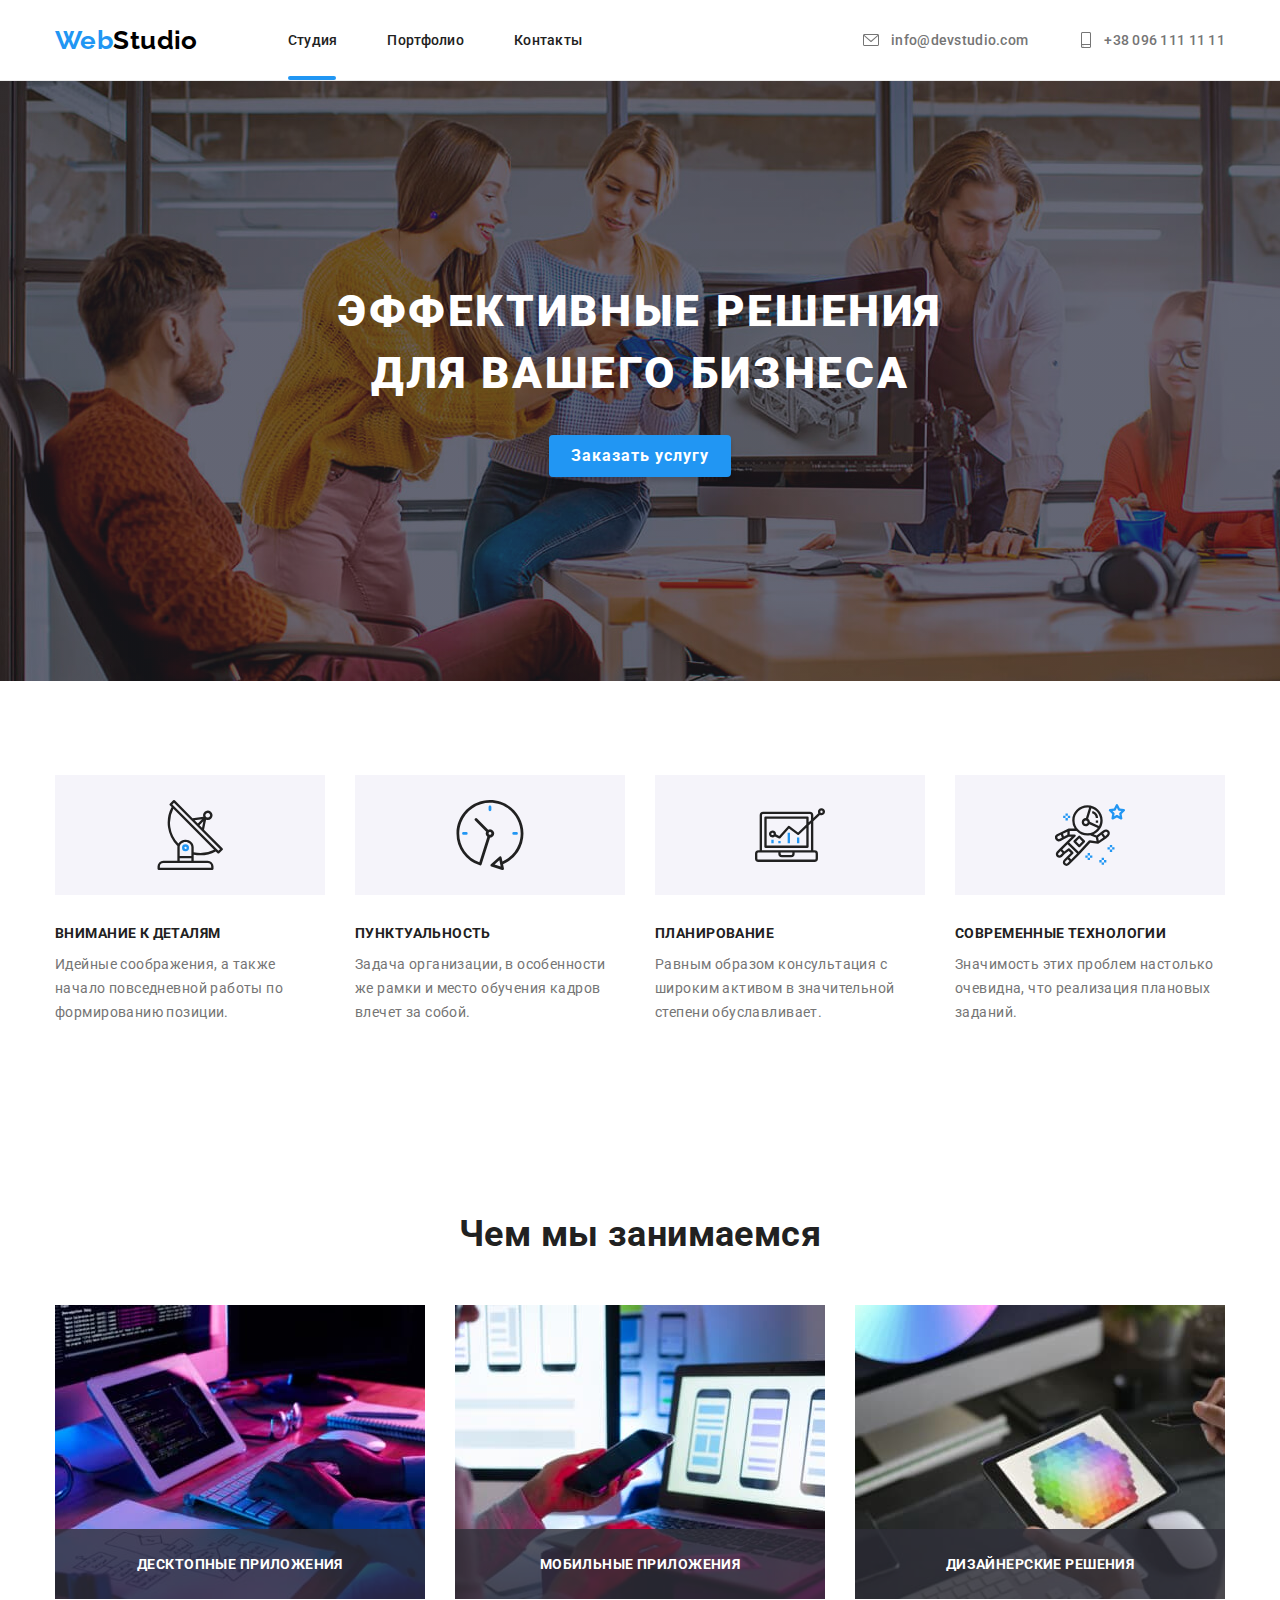
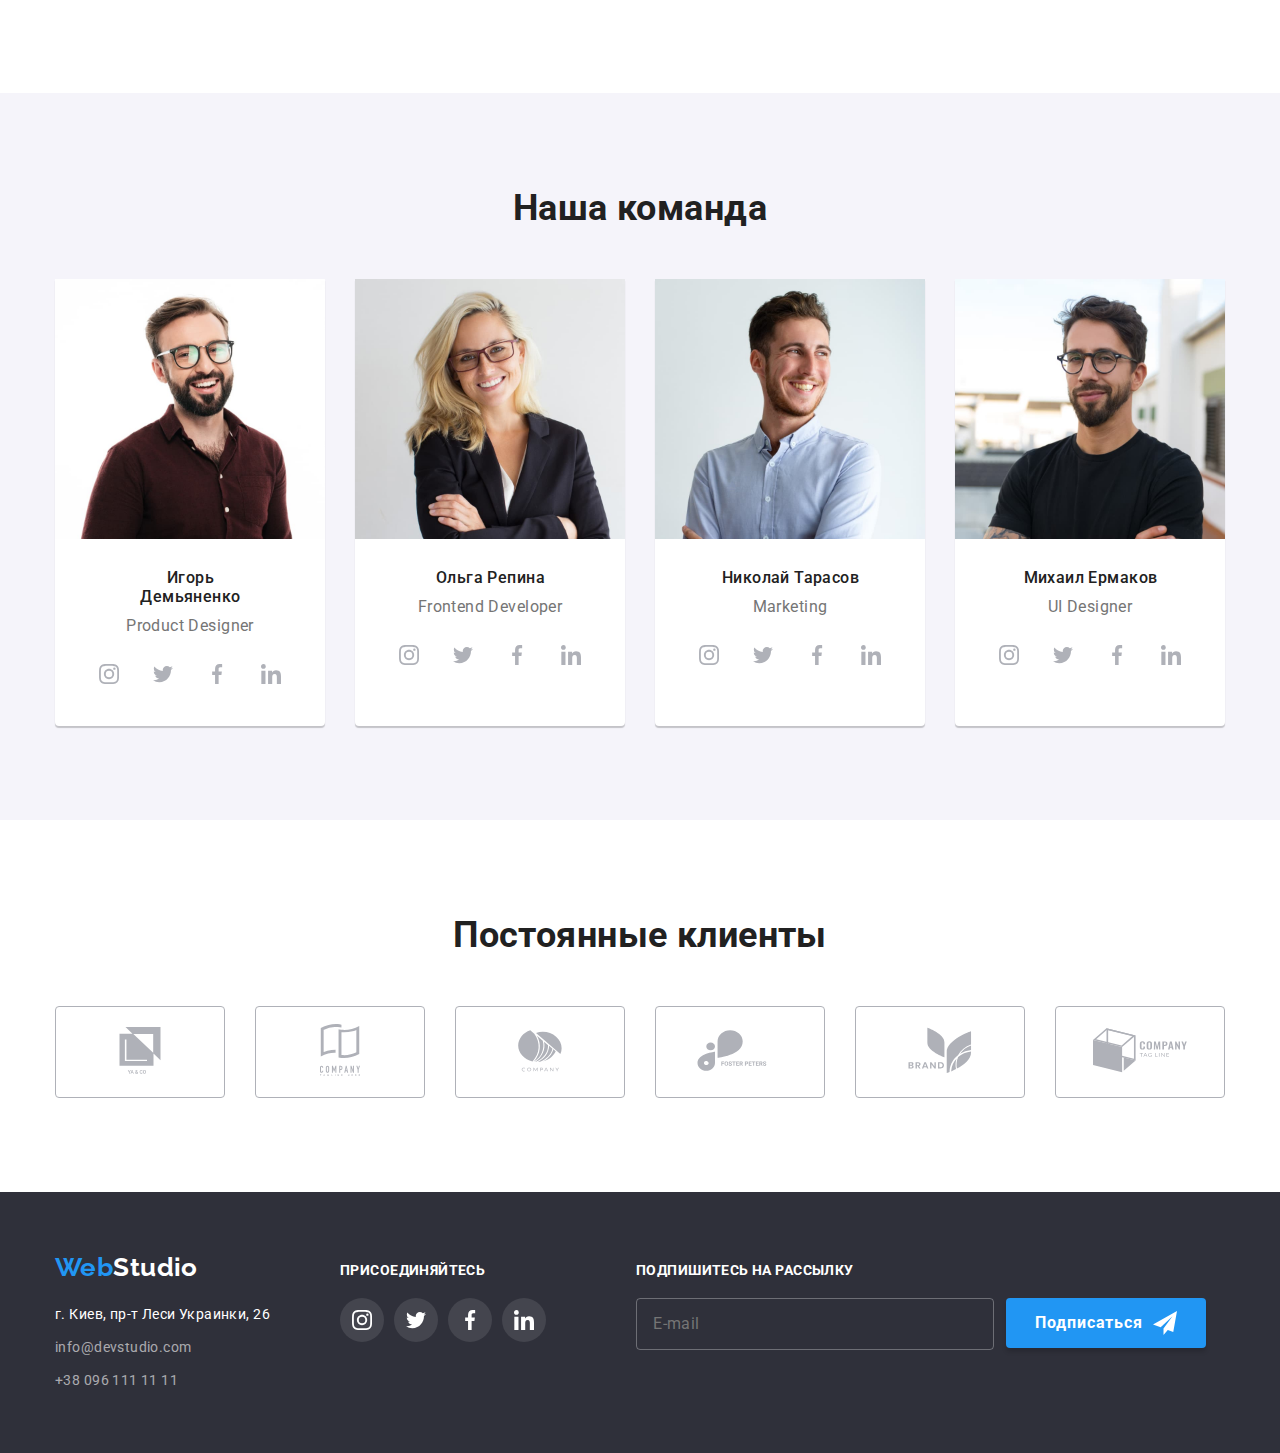
<file: index.html>
<!DOCTYPE html>
<html lang="ru">
  <head>
    <meta charset="UTF-8" />
    <meta http-equiv="X-UA-Compatible" content="IE=edge" />
    <meta name="viewport" content="width=device-width, initial-scale=1.0" />
    <title>WebStudio</title>

  
    <link rel="stylesheet" href="./css/main.min.css" />
    <link rel="preconnect" href="https://fonts.googleapis.com" />
    <link rel="preconnect" href="https://fonts.gstatic.com" crossorigin />
    <link
      href="https://fonts.googleapis.com/css2?family=Raleway:wght@700&family=Roboto:wght@400;500;700;900&display=swap"
      rel="stylesheet"
    />
  </head>
  <body>
    <!-- Header-->
    <header class="header">
      <div class="container">
        <nav class="nav">
          <a href="./index.html" class="logo animate__pulse">
            <span class="web-logo">Web</span>Studio
          </a>
          <ul class="nav_list list">
            <li class="nav_item">
              <a href="./index.html" class="nav_link link studio-current">
                Студия
              </a>
            </li>
            <li class="nav_item">
              <a href="./portfolio.html" class="nav_link link"> Портфолио </a>
            </li>
            <li class="nav_item">
              <a href="" class="nav_link link "> Контакты </a>
            </li>
          </ul>
        </nav>

        <address class="header-address">
          <a
            href="mailto:info@devstudio.com"
            class="link header-address_link"
            ><svg class="header-address_icon" width="20" height="16">
              <use href="./images/icons/sprite.svg#icon-mail"></use>
            </svg>
            info@devstudio.com</a
          >

          <a
            href="tel:+380961111111"
            class="link header-address_link"
          >
            <svg class="header-address_icon" width="16" height="16">
              <use href="./images/icons/sprite.svg#icon-phone"></use>
            </svg>
            +38 096 111 11 11</a
          >
        </address>
      </div>
    </header>

    <main>
      <!--Hero-->
      <section class="hero">
        <div class="container">
          <h1 class="hero_title">Эффективные решения для вашего бизнеса</h1>
          <button type="button" class="modal-button btn" data-modal-open>
            Заказать услугу
          </button>
        </div>
      </section>

      <!--About us -->
      <section class="about-us section">
        <div class="container">
          <h2 class="visually-hidden">О нас</h2>
          <ul class="about-us_list list">
            <li class="about-us_item">
              <div class="about-us_icon--bg">
                <svg class="about-us_icon">
                  <use
                    href="./images/icons/sprite.svg#icon-attention-to-details"
                  ></use>
                </svg>
              </div>
              <h3 class="secondary-title">Внимание к деталям</h3>
              <p class="about-us_desc">
                Идейные соображения, а также начало повседневной работы по
                формированию позиции.
              </p>
            </li>
            <li class="about-us_item">
              <div class="about-us_icon--bg">
                <svg class="about-us_icon">
                  <use href="./images/icons/sprite.svg#icon-punctuality"></use>
                </svg>
              </div>
              <h3 class="secondary-title">Пунктуальность</h3>
              <p class="about-us_desc">
                Задача организации, в особенности же рамки и место обучения
                кадров влечет за собой.
              </p>
            </li>
            <li class="about-us_item">
              <div class="about-us_icon--bg">
                <svg class="about-us_icon">
                  <use href="./images/icons/sprite.svg#icon-planning"></use>
                </svg>
              </div>
              <h3 class="secondary-title">Планирование</h3>
              <p class="about-us_desc">
                Равным образом консультация с широким активом в значительной
                степени обуславливает.
              </p>
            </li>
            <li class="about-us_item">
              <div class="about-us_icon--bg">
                <svg class="about-us_icon">
                  <use
                    href="./images/icons/sprite.svg#icon-modern-technologies"
                  ></use>
                </svg>
              </div>
              <h3 class="secondary-title">Современные технологии</h3>
              <p class="about-us_desc">
                Значимость этих проблем настолько очевидна, что реализация
                плановых заданий.
              </p>
            </li>
          </ul>
        </div>
      </section>
      <!--What we do-->
      <section class="what-we-do section">
        <div class="container">
          <h2 class="title">Чем мы занимаемся</h2>
          <ul class="list what-we-do_list">
            <li class="what-we-do_item">
              <img
                class="what-we-do_image"
                src="./images/index/img1-sq.jpg"
                alt="Программист крупным планом, работающий за своим рабочим столом"
                width="370"
                height="294"
              />
              <p class="what-we-do_desc">Десктопные приложения</p>
            </li>
            <li class="what-we-do_item">
              <img
                class="what-we-do_image"
                src="./images/index/img2sq.jpg"
                alt="Дизайнеры разрабатывают приложение для смартфонов, команда создателей работает над интерфейсом мобильного"
                width="370"
                height="294"
              />
              <p class="what-we-do_desc">Мобильные приложения</p>
            </li>
            <li class="what-we-do_item">
              <img
                class="what-we-do_image"
                src="./images/index/img3-sq.jpg"
                alt="Креативный веб-дизайн художника с рабочим графическим планшетом для выбора цвета"
                width="370"
                height="294"
              />
              <p class="what-we-do_desc">Дизайнерские решения</p>
            </li>
          </ul>
        </div>
      </section>
      <!-- Our Team -->
      <section class="our-team section">
        <div class="container">
          <h2 class="title">Наша команда</h2>
          <ul class="list our-team_list">
            <li class="our-team_item">
              <img
                class="employee_image"
                src="./images/index/emp-1.jpg"
                alt="Сотрудник ВебСтудио"
                width="270"
                height="260"
              />
              <div class="employee_desc">
                <h3 class="employee_name">Игорь Демьяненко</h3>
                <p lang="en" class="employee_position">
                  Product Designer
                </p>
                <ul class="employee-socials_list list">
                  <li class="employee-socials_item socials_item">
                    <a
                      href="#instagram"
                      class="link "
                      aria-label="Instagram"
                    >
                      <svg class="employee-socials_icon">
                        <use
                          href="./images/icons/sprite.svg#icon-instagram"
                        ></use>
                      </svg>
                    </a>
                  </li>
                  <li class="employee-socials_item socials_item">
                    <a href="#twitter" aria-label="Twitter" class="link">
                      <svg class="employee-socials_icon">
                        <use
                          href="./images/icons/sprite.svg#icon-twitter"
                        ></use>
                      </svg>
                    </a>
                  </li>
                  <li class="employee-socials_item socials_item">
                    <a href="#facebook" aria-label="Facebook" class="link">
                      <svg class="employee-socials_icon">
                        <use
                          href="./images/icons/sprite.svg#icon-facebook"
                        ></use>
                      </svg>
                    </a>
                  </li>
                  <li class="employee-socials_item socials_item">
                    <a
                      href="#linkedin"
                      aria-label="LInkedIn"
                      class="link "
                    >
                      <svg class="employee-socials_icon">
                        <use
                          href="./images/icons/sprite.svg#icon-linkedin"
                        ></use>
                      </svg>
                    </a>
                  </li>
                </ul>
              </div>
            </li>
            <li class="our-team_item">
              <img
                class="employee_image"
                src="./images/index/emp-2.jpg"
                alt="Сотрудница ВебСтудио"
                width="270"
                height="260"
              />
              <div class="employee_desc">
                <h3 class="employee_name">Ольга Репина</h3>
                <p lang="en" class="employee_position">
                  Frontend Developer
                </p>
                <ul class="employee-socials_list list">
                  <li class="employee-socials_item socials_item">
                    <a href="#instagram" class="link" aria-label="Instagram">
                      <svg class="employee-socials_icon">
                        <use
                          href="./images/icons/sprite.svg#icon-instagram"
                        ></use>
                      </svg>
                    </a>
                  </li>
                  <li class="employee-socials_item socials_item">
                    <a href="#twitter" aria-label="Twitter" class="link">
                      <svg class="employee-socials_icon">
                        <use
                          href="./images/icons/sprite.svg#icon-twitter"
                        ></use>
                      </svg>
                    </a>
                  </li>
                  <li class="employee-socials_item socials_item">
                    <a href="#facebook" aria-label="Facebook" class="link">
                      <svg class="employee-socials_icon">
                        <use
                          href="./images/icons/sprite.svg#icon-facebook"
                        ></use>
                      </svg>
                    </a>
                  </li>
                  <li class="employee-socials_item socials_item">
                    <a href="#linkedin" aria-label="LInkedIn" class="link">
                      <svg class="employee-socials_icon">
                        <use
                          href="./images/icons/sprite.svg#icon-linkedin"
                        ></use>
                      </svg>
                    </a>
                  </li>
                </ul>
              </div>
            </li>
            <li class="our-team_item">
              <img
                class="employee_image"
                src="./images/index/emp-3.jpg"
                alt="Сотрудник ВебСтудио"
                width="270"
                height="260"
              />
              <div class="employee_desc">
                <h3 class="employee_name">Николай Тарасов</h3>
                <p lang="en" class="employee_position">Marketing</p>
                <ul class="employee-socials_list list">
                  <li class="employee-socials_item socials_item">
                    <a href="#instagram" class="link" aria-label="Instagram">
                      <svg class="employee-socials_icon">
                        <use
                          href="./images/icons/sprite.svg#icon-instagram"
                        ></use>
                      </svg>
                    </a>
                  </li>
                  <li class="employee-socials_item socials_item">
                    <a href="#twitter" aria-label="Twitter" class="link">
                      <svg class="employee-socials_icon">
                        <use
                          href="./images/icons/sprite.svg#icon-twitter"
                        ></use>
                      </svg>
                    </a>
                  </li>
                  <li class="employee-socials_item socials_item">
                    <a href="#facebook" aria-label="Facebook" class="link">
                      <svg class="employee-socials_icon">
                        <use
                          href="./images/icons/sprite.svg#icon-facebook"
                        ></use>
                      </svg>
                    </a>
                  </li>
                  <li class="employee-socials_item socials_item">
                    <a href="#linkedin" aria-label="LInkedIn" class="link">
                      <svg class="employee-socials_icon">
                        <use
                          href="./images/icons/sprite.svg#icon-linkedin"
                        ></use>
                      </svg>
                    </a>
                  </li>
                </ul>
              </div>
            </li>
            <li class="our-team_item">
              <img
                class="employee_image"
                src="./images/index/emp-4.jpg"
                alt="Сотрудник ВебСтудио"
                width="270"
                height="260"
              />
              <div class="employee_desc">
                <h3 class="employee_name">Михаил Ермаков</h3>
                <p lang="en" class="employee_position">UI Designer</p>
                <ul class="employee-socials_list list">
                  <li class="employee-socials_item socials_item">
                    <a href="#instagram" class="link" aria-label="Instagram">
                      <svg class="employee-socials_icon">
                        <use
                          href="./images/icons/sprite.svg#icon-instagram"
                        ></use>
                      </svg>
                    </a>
                  </li>
                  <li class="employee-socials_item socials_item">
                    <a href="#twitter" aria-label="Twitter" class="link">
                      <svg class="employee-socials_icon">
                        <use
                          href="./images/icons/sprite.svg#icon-twitter"
                        ></use>
                      </svg>
                    </a>
                  </li>
                  <li class="employee-socials_item socials_item">
                    <a href="#facebook" aria-label="Facebook" class="link">
                      <svg class="employee-socials_icon">
                        <use
                          href="./images/icons/sprite.svg#icon-facebook"
                        ></use>
                      </svg>
                    </a>
                  </li>
                  <li class="employee-socials_item socials_item">
                    <a href="#linkedin" aria-label="LInkedIn" class="link">
                      <svg class="employee-socials_icon">
                        <use
                          href="./images/icons/sprite.svg#icon-linkedin"
                        ></use>
                      </svg>
                    </a>
                  </li>
                </ul>
              </div>
            </li>
          </ul>
        </div>
      </section>
      <!-- Regular clients -->
      <section class="regular-clients section">
        <div class="container">
          <h2 class="title">Постоянные клиенты</h2>
          <ul class="regular-clients_list list">
            <li class="regular-clients_item">
              <a
                href="#1"
                aria-label="Ya & Co"
                class="link"
              >
                <svg class="regular-clients_icon" width="106px" height="47px">
                  <use href="./images/icons/sprite.svg#icon-client-one"></use>
                </svg>
              </a>
            </li>
            <li class="regular-clients_item">
              <a href="#2" aria-label="Компания 2" class="link">
                <svg class="regular-clients_icon" width="106px" height="52px">
                  <use href="./images/icons/sprite.svg#icon-client-two"></use>
                </svg>
              </a>
            </li>
            <li class="regular-clients_item">
              <a href="#3" aria-label="Компания 3" class="link">
                <svg class="regular-clients_icon" width="106px" height="45px">
                  <use href="./images/icons/sprite.svg#icon-client-three"></use>
                </svg>
              </a>
            </li>
            <li class="regular-clients_item">
              <a href="#4" aria-label="Компания 4" class="link">
                <svg class="regular-clients_icon" width="106px" height="85px">
                  <use href="./images/icons/sprite.svg#icon-client-four"></use>
                </svg>
              </a>
            </li>
            <li class="regular-clients_item">
              <a href="#5" aria-label="Бренд" class="link">
                <svg class="regular-clients_icon" width="106px" height="63px">
                  <use href="./images/icons/sprite.svg#icon-client-five"></use>
                </svg>
              </a>
            </li>
            <li class="regular-clients_item">
              <a href="#6" aria-label="Компания 6" class="link">
                <svg class="regular-clients_icon" width="106px" height="94px">
                  <use href="./images/icons/sprite.svg#icon-client-six"></use>
                </svg>
              </a>
            </li>
          </ul>
        </div>
      </section>
    </main>

    <!-- Footer -->
    <footer class="footer">
      <div class="container">
        <div class="footer-address-column">
          <a href="./index.html" lang="en" class="logo"
            ><span class="web-logo">Web</span>Studio
          </a>

          <address class="footer-address_list">
            <a
              href="https://goo.gl/maps/rHKqKepESViR6Uj78"
              class=" footer-address_link phys-address link"
            >
              г. Киев, пр-т Леси Украинки, 26</a
            >
            <a
              href="mailto:info@devstudio.com"
              class=" footer-address_link link"
              >info@devstudio.com</a
            >
            <a
              href="tel:+380961111111"
              class=" footer-address_link link"
            >
              +38 096 111 11 11</a
            >
          </address>
        </div>
        <div class="join-column">
          <h3 class="footer-column_title">присоединяйтесь</h3>
          <ul class="footer-socials_list list">
            <li class="footer-socials_item socials_item">
              <a
                class="link"
                href="#instagram"
                aria-label="Instagram"
              >
               
                  <svg class="footer-socials_icon" width="20px" height="20px">
                    <use href="./images/icons/sprite.svg#icon-instagram"></use>
                  </svg>
                
              </a>
            </li>
            <li class="footer-socials_item socials_item">
              <a
                class="link "
                href="#twitter"
                aria-label="Twitter"
              >
                <svg class="footer-socials_icon" width="20px" height="20px">
                  <use href="./images/icons/sprite.svg#icon-twitter"></use>
                </svg>
              </a>
            </li>
            <li class="footer-socials_item socials_item">
              <a
                class="link "
                href="#facebook"
                aria-label="Facebook"
              >
                <svg class="footer-socials_icon" width="20px" height="20px">
                  <use href="./images/icons/sprite.svg#icon-facebook"></use>
                </svg>
              </a>
            </li>
            <li class="footer-socials_item socials_item">
              <a
                class="link "
                href="#linkedin"
                aria-label="LinkedIn"
              >
                <svg class="footer-socials_icon" width="20px" height="20px">
                  <use href="./images/icons/sprite.svg#icon-linkedin"></use>
                </svg>
              </a>
            </li>
          </ul>
        </div>
        <div class="subscribe-column">
          <h3 class="footer-column_title">Подпишитесь на рассылку</h3>
          <form class="subscribe-column_form" name="subscribe-column_form" autocomplete="on">
            <input
              type="email"
              name="e-mail"
              class="subscribe-column_input"
              placeholder="E-mail"
            />
            <button type="submit" class="subscribe-btn">
              <span class="subscribe-btn_text"> Подписаться </span>
              <svg class="subscribe-btn_icon" width="24" height="24">
                <use href="./images/icons/sprite.svg#icon-send"></use>
              </svg>
            </button>
          </form>
        </div>
      </div>
    </footer>

    <div class="backdrop is-hidden" data-modal>
      <div class="modal">
        <div class="close-button_position">
          <button type="button" class="close-button " data-modal-close>
            <svg class="close-button_icon" width="11" height="11">
              <use href="./images/icons/sprite.svg#icon-close"></use>
            </svg>
          </button>
        </div>
        <div class="modal-content">
          <h2 class="modal_title title">
            Оставьте свои данные, мы вам перезвоним
          </h2>
          <form class="user-data_form js-speaker-form" name="user-data">
            <div class="user-data_form-field">
              <input
                type="text"
                name="user-name"
                id="modal-user-name"
                class="user-data_input"
                placeholder=" "
                required
                
              />
              <label for="modal-user-name" class="user-data_label ">Имя</label>
              <svg width="18" height="18" class="user-data_icon">
                <use href="./images/icons/sprite.svg#icon-name"></use>
              </svg>
            </div>

            <div class="user-data_form-field">
              <input
                type="tel"
                name="phone-number"
                id="modal-phone-number"
                class="user-data_input"
                placeholder=" "
                required
              />
              <label for="modal-phone-number" class="user-data_label "
                > Телефон </label
              >
              <svg width="18" height="18" class="user-data_icon">
                <use href="./images/icons/sprite.svg#icon-phone-number"></use>
              </svg>
            </div>

            <div class="user-data_form-field">
              <input
                type="email"
                name="e-mail"
                id="modal-email"
                class="user-data_input"
                placeholder=" "
                required
              />
              <label for="modal-email" class="user-data_label "> Почта</label>
              <svg width="18" height="18" class="user-data_icon">
                <use href="./images/icons/sprite.svg#icon-email"></use>
              </svg>
            </div>

            <div class="user-data_form-field">
              <textarea
                class="user-data_textarea"
                name="additional-info"
                id="modal-additional-info"
                maxlength="420"
                placeholder="Введите текст"
              ></textarea>
              <label for="modal-additional-info" class="user-data_textarea-label"
                >Комментарий
              </label>
            </div>

            <label class="user-data-policy">
              <input
                type="checkbox"
                name="policy"
                id="modal-policy"
                value="agreed"
                class="user-data-policy_checkbox visually-hidden"
                required
              />
              <span class="policy-checkbox">
                <svg width="16" height="15" class="policy-checkbox_icon-check">
                  <use href="./images/icons/sprite.svg#icon-check"></use>
                </svg>
              </span>

              <span>
                Соглашаюсь с рассылкой и принимаю
                <a href="#policy" class="link user-data-policy_link">
                  Условия договора</a
                ></span
              ></label
            >
            <button type="submit" class="send-btn">Отправить</button>
          </form>
        </div>
      </div>
    </div>

    <script src="./modal.js"></script>
    <!-- js speaker form -->
    <script>
      (() => {
        document
          .querySelector(".js-speaker-form")
          .addEventListener("submit", (e) => {
            e.preventDefault();

            new FormData(e.currentTarget).forEach((value, name) =>
              console.log(`${name}: ${value}`)
            );

            e.currentTarget.reset();
          });
      })();
    </script>
  </body>
</html>
</file>
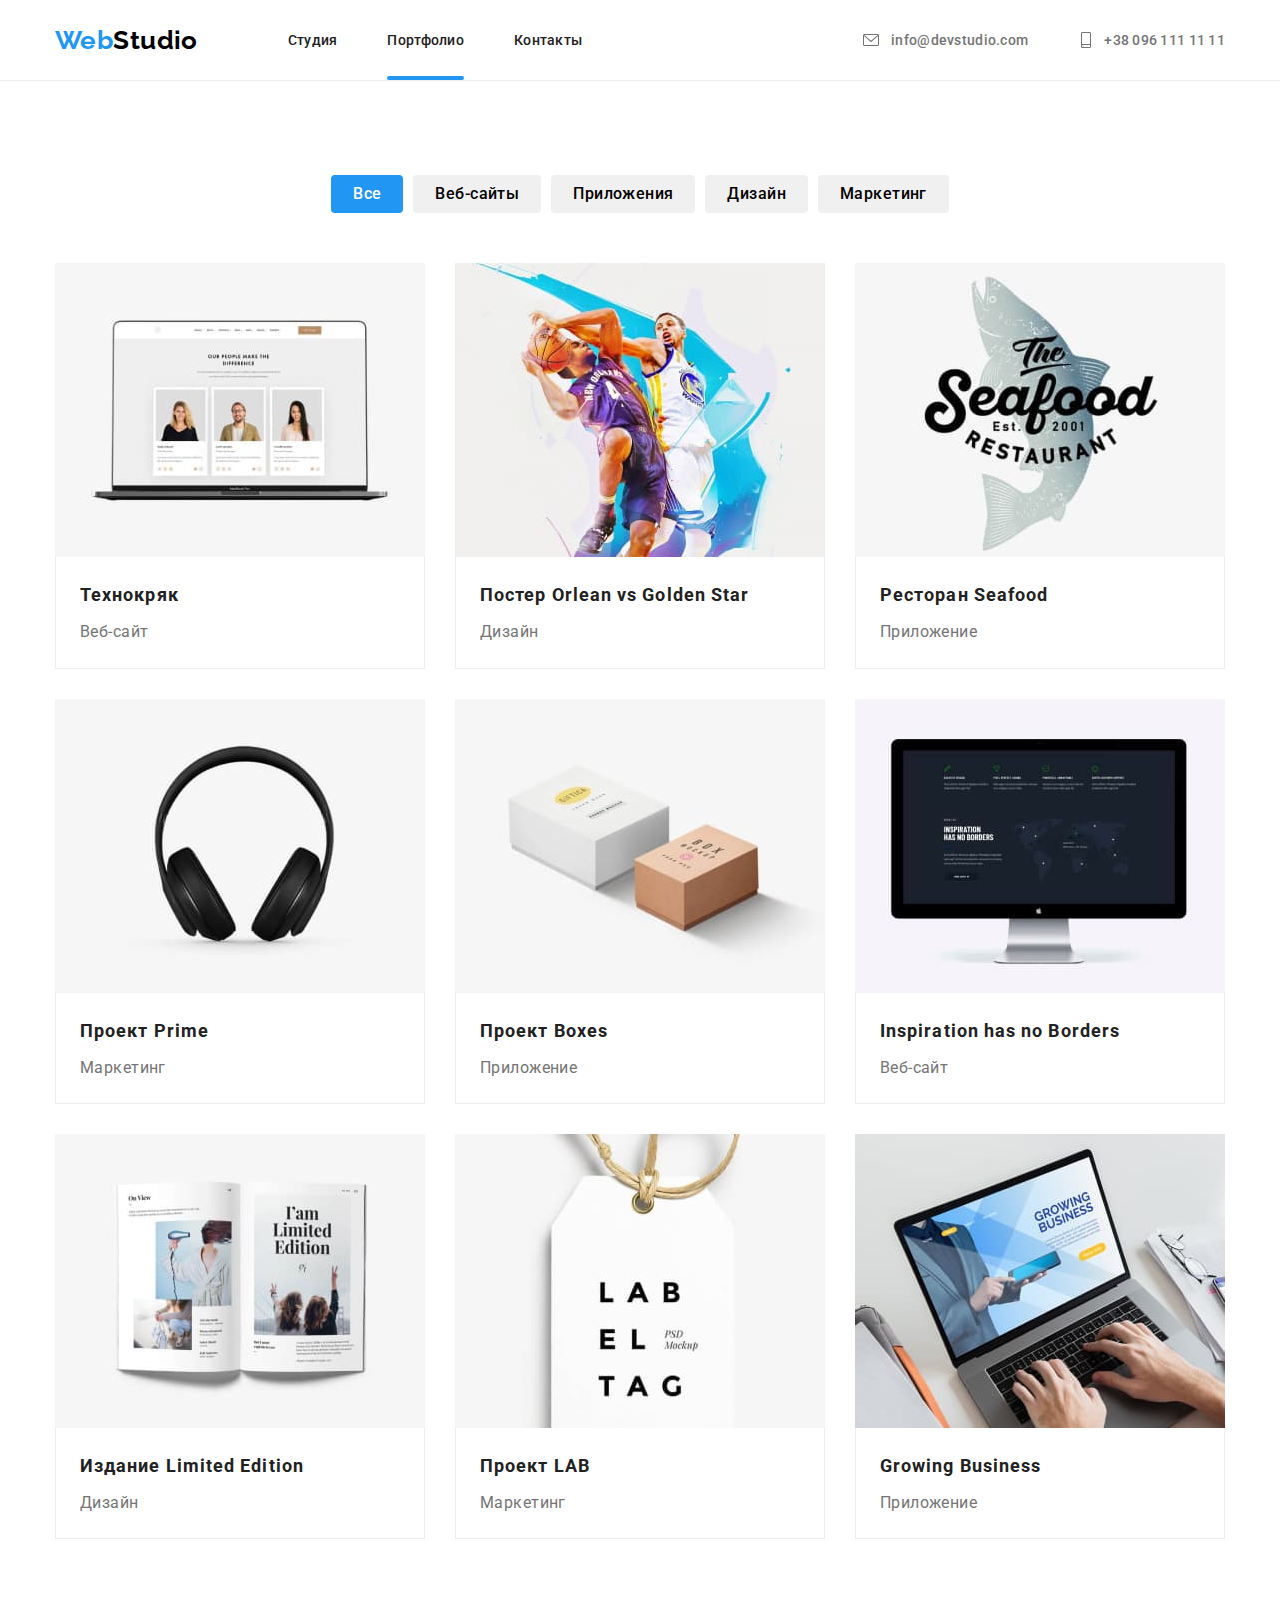
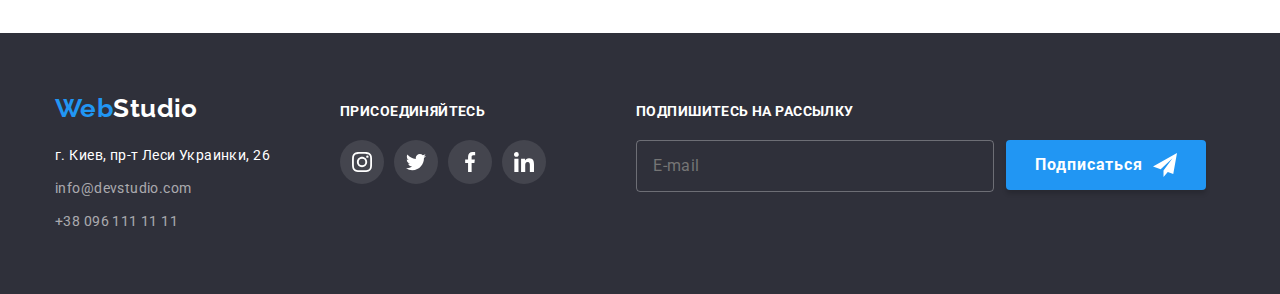
<file: portfolio.html>
<!DOCTYPE html>
<html lang="en">
<head>
    <meta charset="UTF-8"/>
    <meta http-equiv="X-UA-Compatible" content="IE=edge">
    <meta name="viewport" content="width=device-width, initial-scale=1.0">
    <title>WebStudio | Portfolio</title>
    
   
    
    <link rel="stylesheet" href="./css/portfolio.min.css">
    <link rel="preconnect" href="https://fonts.googleapis.com">
    <link rel="preconnect" href="https://fonts.gstatic.com" crossorigin>
    <link href="https://fonts.googleapis.com/css2?family=Raleway:wght@700&family=Roboto:wght@400;500;700;900&display=swap" rel="stylesheet"/>
</head>
  <header class="header">
    <div class="container">
      <nav class="nav">
        <a href="./index.html" class="logo animate__pulse">
          <span class="web-logo">Web</span>Studio
        </a>
        <ul class="nav_list list">
          <li class="nav_item">
            <a href="./index.html" class="nav_link link ">
              Студия
            </a>
          </li>
          <li class="nav_item">
            <a href="./portfolio.html" class="nav_link link portfolio-current"> Портфолио </a>
          </li>
          <li class="nav_item">
            <a href="" class="nav_link link "> Контакты </a>
          </li>
        </ul>
      </nav>
  
      <address class="header-address">
        <a href="mailto:info@devstudio.com" class="link header-address_link"><svg class="header-address_icon" width="20"
            height="16">
            <use href="./images/icons/sprite.svg#icon-mail"></use>
          </svg>
          info@devstudio.com</a>
  
        <a href="tel:+380961111111" class="link header-address_link">
          <svg class="header-address_icon" width="16" height="16">
            <use href="./images/icons/sprite.svg#icon-phone"></use>
          </svg>
          +38 096 111 11 11</a>
      </address>
    </div>
  </header>
      <main>
        <section class="portfolio">
          <div class="container">
            <h1 class="visually-hidden"> Наши проекти </h1>
            <!--Projects navigation-->
            <div class=" filters">

        <div class="filters_item"><label class="filter-btn current-btn"><input type="radio" class=" visually-hidden" name="filters" value="all"> Все </label></div>
<div class="filters_item"><label class="filter-btn"><input type="radio" class=" visually-hidden" name="filters" value="web-sites">Веб-сайты</label></div>
<div class="filters_item"><label class="filter-btn"><input type="radio" class=" visually-hidden" name="filters" value="apps"> Приложения</label></div>
<div class="filters_item"><label class="filter-btn"><input type="radio" class=" visually-hidden" name="filters" value="design">Дизайн</label></div>
<div class="filters_item"><label class="filter-btn"><input type="radio" class=" visually-hidden" name="filters" value="marketing"> Маркетинг</label></div>

          </div>
            <!--Projects-->
            <ul class="list projects">

<li class="project-card">
  <a href="#1" class="project-card_link link">
    <div class="project-card_img">
    <img  src="./images/portfolio/technokryak-1.jpg" alt="Ноутбук" width="370"
  height="294"/>
  <p class="project-card_content">Ресурс предлагает комплексные предложения с разным уровнем функционала и сервисов. Все это позволит посетителю получить
  исчерпывающие сведения о компании или частном лице.</p>
  </div>

     <div class="project-card_desc"><h2 class="project-title secondary-title"> Технокряк </h2>
         <p class="project-card_type"> Веб-сайт</p></div></a>
      </li>

<li class="project-card">
  <a href="#2" class="project-card_link link">
    <div class="project-card_img">
    <img  class="project-card_img" src="./images/portfolio/poster-2.jpg" alt="Два человека играют в баскетбол " width="370"
  height="294"/>
<p class="project-card_content">Ресурс предлагает комплексные предложения с разным уровнем функционала и сервисов. Все это позволит посетителю получить
  исчерпывающие сведения о компании или частном лице.</p>
</div>
      <div class="project-card_desc"><h2 class="project-title secondary-title">Постер <span lang="en"> Orlean vs Golden Star</span></h2>
        <p class="project-card_type">Дизайн </p></div></a>
      </li>

<li class="project-card">
  <a href="#3" class="project-card_link link">
    <div class="project-card_img">
    <img class="project-card_img" src="./images/portfolio/seafood-3.jpg" alt="Лого ресторана" width="370"
  height="294"/>
<p class="project-card_content">Ресурс предлагает комплексные предложения с разным уровнем функционала и сервисов. Все это позволит посетителю получить
  исчерпывающие сведения о компании или частном лице.</p></div>
      <div class="project-card_desc"><h2 class="project-title secondary-title">Ресторан <span lang="en">Seafood</span></h2>
        <p class="project-card_type">Приложение </p></div></a>
      </li>

<li class="project-card">
  <a href="#4" class="project-card_link link">
    <div class="project-card_img">
    <img  class="project-card_img" src="./images/portfolio/prime-4.jpg" alt="Наушники" width="370"
  height="294">
<p class="project-card_content">Ресурс предлагает комплексные предложения с разным уровнем функционала и сервисов. Все это позволит посетителю получить
  исчерпывающие сведения о компании или частном лице.</p>
</div>
      <div class="project-card_desc"><h2 class="project-title secondary-title">Проект <span lang="en">Prime</span></h2>
         <p class="project-card_type">Маркетинг </p></div></a>
        </li>

<li class="project-card">
  <a href="#5" class="project-card_link link">
    <div class="project-card_img">
    <img class="project-card_img" src="./images/portfolio/boxes-5.jpg" alt="Белая и коричневая коробки" width="370"
  height="294">
<p class="project-card_content">Ресурс предлагает комплексные предложения с разным уровнем функционала и сервисов. Все
  это позволит посетителю получить
  исчерпывающие сведения о компании или частном лице.</p>
</div>
      <div class="project-card_desc"><h2 class="project-title secondary-title" >Проект <span lang="en">Boxes</span></h2>
         <p class="project-card_type">Приложение </p></div></a>
        </li>

<li class="project-card">
  <a href="#6" class="project-card_link link">
    <div class="project-card_img">
    <img class="project-card_img" src="./images/portfolio/ihnb-6.jpg" alt="Екран компьютера" width="370"
  height="294">
<p class="project-card_content">Ресурс предлагает комплексные предложения с разным уровнем функционала и сервисов. Все это позволит посетителю получить
  исчерпывающие сведения о компании или частном лице.</p>
</div>
       <div class="project-card_desc"><h2 class="project-title secondary-title"><span lang="en">Inspiration has no Borders</span></h2>
          <p class="project-card_type">Веб-сайт </p></div></a>
        </li>

<li class="project-card">
  <a href="#7" class="project-card_link link">
    <div class="project-card_img">
    <img class="project-card_img" src="./images/portfolio/lim-edition-7.jpg" alt="Журнал" width="370"
  height="294">
<p class="project-card_content">Ресурс предлагает комплексные предложения с разным уровнем функционала и сервисов. Все это позволит посетителю получить
  исчерпывающие сведения о компании или частном лице.</p>
</div>
       <div class="project-card_desc"><h2 class="project-title  secondary-title">Издание <span lang="en">Limited Edition</span></h2>
          <p class="project-card_type">Дизайн </p></div></a>
        </li>

<li class="project-card">
  <a href="#8" class="project-card_link link">
    <div class="project-card_img">
    <img class="project-card_img" src="./images/portfolio/lab-8.jpg" alt="Бирка" width="370"
  height="294">
<p class="project-card_content">Ресурс предлагает комплексные предложения с разным уровнем функционала и сервисов. Все это позволит посетителю получить
  исчерпывающие сведения о компании или частном лице.</p>
</div>
      <div class="project-card_desc"><h2 class="project-title secondary-title">Проект <span lang="en">LAB</span></h2>
          <p class="project-card_type">Маркетинг </p></div></a>
        </li>

<li class="project-card">
  <a href="#9" class="project-card_link link">
    <div class="project-card_img">
    <img class="project-card_img" src="./images/portfolio/gr-business-9.jpg" alt="Человек печатает на ноутбуке" width="370"
  height="294">
<p class="project-card_content">Ресурс предлагает комплексные предложения с разным уровнем функционала и сервисов. Все это позволит посетителю получить
  исчерпывающие сведения о компании или частном лице.</p>
</div>
     <div class="project-card_desc">
      <h2 class="project-title secondary-title"><span lang="en">Growing Business</span></h2>
       <p class="project-card_type">Приложение </p></div></a>

</li>
            </ul>
            </div>
        </section>
      </main>


<!-- Footer -->
  <footer class="footer">
    <div class="container">
      <div class="footer-address-column">
        <a href="./index.html" lang="en" class="logo"><span class="web-logo">Web</span>Studio
        </a>
  
        <address class="footer-address_list">
          <a href="https://goo.gl/maps/rHKqKepESViR6Uj78" class=" footer-address_link phys-address link">
            г. Киев, пр-т Леси Украинки, 26</a>
          <a href="mailto:info@devstudio.com" class=" footer-address_link link">info@devstudio.com</a>
          <a href="tel:+380961111111" class=" footer-address_link link">
            +38 096 111 11 11</a>
        </address>
      </div>
      <div class="join-column">
        <h3 class="footer-column_title">присоединяйтесь</h3>
        <ul class="footer-socials_list list">
          <li class="footer-socials_item socials_item">
            <a class="link" href="#instagram" aria-label="Instagram">
  
              <svg class="footer-socials_icon" width="20px" height="20px">
                <use href="./images/icons/sprite.svg#icon-instagram"></use>
              </svg>
  
            </a>
          </li>
          <li class="footer-socials_item socials_item">
            <a class="link " href="#twitter" aria-label="Twitter">
              <svg class="footer-socials_icon" width="20px" height="20px">
                <use href="./images/icons/sprite.svg#icon-twitter"></use>
              </svg>
            </a>
          </li>
          <li class="footer-socials_item socials_item">
            <a class="link " href="#facebook" aria-label="Facebook">
              <svg class="footer-socials_icon" width="20px" height="20px">
                <use href="./images/icons/sprite.svg#icon-facebook"></use>
              </svg>
            </a>
          </li>
          <li class="footer-socials_item socials_item">
            <a class="link " href="#linkedin" aria-label="LinkedIn">
              <svg class="footer-socials_icon" width="20px" height="20px">
                <use href="./images/icons/sprite.svg#icon-linkedin"></use>
              </svg>
            </a>
          </li>
        </ul>
      </div>
      <div class="subscribe-column">
        <h3 class="footer-column_title">Подпишитесь на рассылку</h3>
        <form class="subscribe-column_form" name="subscribe-column_form" autocomplete="on">
          <input type="email" name="e-mail" class="subscribe-column_input" placeholder="E-mail" />
          <button type="submit" class="subscribe-btn">
            <span class="subscribe-btn_text"> Подписаться </span>
            <svg class="subscribe-btn_icon" width="24" height="24">
              <use href="./images/icons/sprite.svg#icon-send"></use>
            </svg>
          </button>
        </form>
      </div>
    </div>
  </footer>

</body>
</html>
</file>
<file: css/main.min.css>
/*! modern-normalize v1.1.0 | MIT License | https://github.com/sindresorhus/modern-normalize */*,::before,::after{-webkit-box-sizing:border-box;box-sizing:border-box}html{line-height:1.15;-webkit-text-size-adjust:100%;-moz-tab-size:4;-o-tab-size:4;tab-size:4}body{margin:0;font-family:system-ui,-apple-system,"Segoe UI",Roboto,Helvetica,Arial,sans-serif,"Apple Color Emoji","Segoe UI Emoji"}hr{height:0;color:inherit}abbr[title]{-webkit-text-decoration:underline dotted;text-decoration:underline dotted}b,strong{font-weight:bolder}code,kbd,samp,pre{font-family:ui-monospace,SFMono-Regular,Consolas,"Liberation Mono",Menlo,monospace;font-size:1em}small{font-size:80%}sub,sup{font-size:75%;line-height:0;position:relative;vertical-align:baseline}sub{bottom:-0.25em}sup{top:-0.5em}table{text-indent:0;border-color:inherit}button,input,optgroup,select,textarea{font-family:inherit;font-size:100%;line-height:1.15;margin:0}button,select{text-transform:none}button,[type=button],[type=reset],[type=submit]{-webkit-appearance:button}::-moz-focus-inner{border-style:none;padding:0}:-moz-focusring{outline:1px dotted ButtonText}:-moz-ui-invalid{box-shadow:none}legend{padding:0}progress{vertical-align:baseline}::-webkit-inner-spin-button,::-webkit-outer-spin-button{height:auto}[type=search]{-webkit-appearance:textfield;outline-offset:-2px}::-webkit-search-decoration{-webkit-appearance:none}::-webkit-file-upload-button{-webkit-appearance:button;font:inherit}summary{display:list-item}p{margin:0}h1,h2,h3,h4,h5,h6{margin:0;padding:0}img{display:block;max-width:100%;height:auto}ul,ol{list-style-type:none;margin:0;padding:0}a{font-style:normal;text-decoration:none}body{background-color:#fff;font-family:"Roboto",sans-serif;font-size:14px;font-weight:normal;line-height:1.17;letter-spacing:.03em;color:#757575}.container{width:1200px;margin-left:auto;margin-right:auto;padding-left:15px;padding-right:15px}.section{padding-top:94px;padding-bottom:94px}.logo{text-decoration:none;font-family:"Raleway";font-weight:700;font-size:26px;color:#000;line-height:1.19}.web-logo{color:#2196f3}.modal-button,.subscribe-btn,.send-btn,.filter-btn{display:block;border:none;border-radius:4px;font-size:16px;cursor:pointer}.header-address_link,.policy-checkbox,.regular-clients_item,.subscribe-btn,.close-button{display:-webkit-box;display:-ms-flexbox;display:flex;-webkit-box-align:center;-ms-flex-align:center;align-items:center;-webkit-box-pack:center;-ms-flex-pack:center;justify-content:center}.modal-button{padding-top:6px;padding-bottom:6px;padding-left:22px;padding-right:22px;background-color:#2196f3;color:#fff;margin-left:auto;margin-right:auto;font-family:inherit;font-weight:700;line-height:1.9;letter-spacing:.06em;-webkit-box-shadow:0px 4px 4px 0px rgba(0,0,0,.1490196078);box-shadow:0px 4px 4px 0px rgba(0,0,0,.1490196078);-webkit-transition:background-color 250ms cubic-bezier(0.4, 0, 0.2, 1);transition:background-color 250ms cubic-bezier(0.4, 0, 0.2, 1)}.modal-button:hover,.modal-button:focus{background-color:#188ce8}.subscribe-btn{width:200px;height:50px;background-color:#2196f3;-webkit-box-shadow:0px 4px 4px 0px rgba(0,0,0,.1490196078);box-shadow:0px 4px 4px 0px rgba(0,0,0,.1490196078);font-weight:700;line-height:1.87;letter-spacing:.06em;color:#fff;-webkit-transition:background-color 250ms cubic-bezier(0.4, 0, 0.2, 1);transition:background-color 250ms cubic-bezier(0.4, 0, 0.2, 1)}.subscribe-btn:hover,.subscribe-btn:focus{background-color:#188ce8}.send-btn{width:200px;height:50px;margin-right:auto;margin-left:auto;background-color:#2196f3;-webkit-box-shadow:0px 4px 4px 0px rgba(0,0,0,.1490196078);box-shadow:0px 4px 4px 0px rgba(0,0,0,.1490196078);font-weight:700;line-height:1.87;letter-spacing:.06em;color:#fff}.send-btn:hover,.send-btn:focus{background-color:#188ce8}.filter-btn{padding-top:6px;padding-bottom:6px;padding-left:22px;padding-right:22px;font-weight:500;color:#000;background-color:#f0f0f0;line-height:1.62;-webkit-transition:background-color 250ms cubic-bezier(0.4, 0, 0.2, 1),color 250ms cubic-bezier(0.4, 0, 0.2, 1),-webkit-box-shadow 250ms cubic-bezier(0.4, 0, 0.2, 1);transition:background-color 250ms cubic-bezier(0.4, 0, 0.2, 1),color 250ms cubic-bezier(0.4, 0, 0.2, 1),-webkit-box-shadow 250ms cubic-bezier(0.4, 0, 0.2, 1);transition:background-color 250ms cubic-bezier(0.4, 0, 0.2, 1),color 250ms cubic-bezier(0.4, 0, 0.2, 1),box-shadow 250ms cubic-bezier(0.4, 0, 0.2, 1);transition:background-color 250ms cubic-bezier(0.4, 0, 0.2, 1),color 250ms cubic-bezier(0.4, 0, 0.2, 1),box-shadow 250ms cubic-bezier(0.4, 0, 0.2, 1),-webkit-box-shadow 250ms cubic-bezier(0.4, 0, 0.2, 1)}.filter-btn:hover,.filter-btn:focus{background-color:#2196f3;color:#fff;-webkit-box-shadow:0px 2px 2px 0px rgba(0,0,0,.1215686275);box-shadow:0px 2px 2px 0px rgba(0,0,0,.1215686275)}.current-btn{background-color:#2196f3;color:#fff}.close-button_position{display:-webkit-box;display:-ms-flexbox;display:flex;-webkit-box-pack:end;-ms-flex-pack:end;justify-content:flex-end}.close-button{width:30px;height:30px;margin-top:8px;margin-right:8px;border:1px solid rgba(0,0,0,.1019607843);border-radius:50%;background-color:rgba(0,0,0,0);-webkit-transition:background-color 250ms cubic-bezier(0.4, 0, 0.2, 1);transition:background-color 250ms cubic-bezier(0.4, 0, 0.2, 1);cursor:pointer}.close-button_icon{fill:#000;-webkit-transition:fill 250ms cubic-bezier(0.4, 0, 0.2, 1);transition:fill 250ms cubic-bezier(0.4, 0, 0.2, 1)}.close-button:hover .close-button_icon,.close-button:focus .close-button_icon{fill:#2196f3}.title{margin-bottom:50px;font-size:36px;font-weight:700;text-align:center;color:#212121}.secondary-title{font-weight:700;color:#212121}.backdrop{position:fixed;top:0;left:0;width:100%;height:100%;background-color:rgba(0,0,0,.2);opacity:1;-webkit-transition:opacity 200ms cubic-bezier(0.4, 0, 0.2, 1);transition:opacity 200ms cubic-bezier(0.4, 0, 0.2, 1)}.backdrop.is-hidden{opacity:0;pointer-events:none}.modal{position:absolute;top:50%;left:50%;width:528px;height:581px;border-radius:4px;-webkit-box-shadow:0px 2px 1px 0px rgba(0,0,0,.2);box-shadow:0px 2px 1px 0px rgba(0,0,0,.2);background-color:#fff;opacity:1;-webkit-transform:translate(-50%, -50%) scale(1);transform:translate(-50%, -50%) scale(1);-webkit-transition:opacity 250ms cubic-bezier(0.4, 0, 0.2, 1) 200ms,-webkit-transform 250ms cubic-bezier(0.4, 0, 0.2, 1) 200ms;transition:opacity 250ms cubic-bezier(0.4, 0, 0.2, 1) 200ms,-webkit-transform 250ms cubic-bezier(0.4, 0, 0.2, 1) 200ms;transition:transform 250ms cubic-bezier(0.4, 0, 0.2, 1) 200ms,opacity 250ms cubic-bezier(0.4, 0, 0.2, 1) 200ms;transition:transform 250ms cubic-bezier(0.4, 0, 0.2, 1) 200ms,opacity 250ms cubic-bezier(0.4, 0, 0.2, 1) 200ms,-webkit-transform 250ms cubic-bezier(0.4, 0, 0.2, 1) 200ms}.backdrop.is-hidden .modal{opacity:0;-webkit-transform:translate(-50%, -50%) scale(0);transform:translate(-50%, -50%) scale(0)}.modal-content{padding-left:40px;padding-right:40px;padding-bottom:40px}.socials_item{width:44px;height:44px;padding:12px;border-radius:50%;-webkit-transition:background-color 250ms cubic-bezier(0.4, 0, 0.2, 1);transition:background-color 250ms cubic-bezier(0.4, 0, 0.2, 1);cursor:pointer}.socials_item:not(:last-child){margin-right:10px}.socials_item:hover{background-color:#2196f3}.hero{min-height:600px;max-width:1600px;margin:auto;padding-top:200px;padding-bottom:200px;background-color:#2f303a;background-image:-webkit-gradient(linear, left top, left bottom, from(rgba(47, 48, 58, 0.4)), to(rgba(47, 48, 58, 0.4))),url("../images/index/hero-bg.jpg");background-image:linear-gradient(to bottom, rgba(47, 48, 58, 0.4), rgba(47, 48, 58, 0.4)),url("../images/index/hero-bg.jpg")}.hero_title{margin-top:0;margin-bottom:30px;margin-left:auto;margin-right:auto;width:700px;font-size:44px;font-weight:900;line-height:1.4;letter-spacing:.06em;text-align:center;text-transform:uppercase;color:#fff}.about-us_list{display:-webkit-box;display:-ms-flexbox;display:flex}.about-us_item .secondary-title{margin-bottom:10px;font-size:14px;text-transform:uppercase}.about-us_item:not(:last-child){margin-right:30px}.about-us_desc{line-height:1.74}.about-us_icon{width:70px;height:70px}.about-us_icon--bg{width:270px;height:120px;margin-bottom:30px;padding:25px 100px;background-color:#f5f4fa}.what-we-do_list{display:-webkit-box;display:-ms-flexbox;display:flex}.what-we-do_item{position:relative}.what-we-do_item:not(:last-child){margin-right:30px}.what-we-do_desc{position:absolute;bottom:0;height:70px;width:370px;padding-top:27px;background-color:rgba(47,48,58,.8);text-align:center;text-transform:uppercase;font-weight:700;color:#fff}.our-team{background-color:#f5f4fa}.our-team_list{display:-webkit-box;display:-ms-flexbox;display:flex}.our-team_item{background:#fff;width:calc((100% - 90px)/4);-webkit-box-shadow:0px 2px 1px 0px rgba(0,0,0,.2);box-shadow:0px 2px 1px 0px rgba(0,0,0,.2);border-bottom-right-radius:4px;border-bottom-left-radius:4px}.our-team_item:not(:last-child){margin-right:30px}.employee_name{min-width:151px;padding-bottom:10px;font-size:16px;font-weight:500;line-height:1.18;color:#212121}.employee_position{margin-bottom:16px;font-size:16px;line-height:1.18}.employee_desc{text-align:center;padding-top:30px;padding-bottom:30px;padding-left:60px;padding-right:60px}.employee-socials_list{display:-webkit-box;display:-ms-flexbox;display:flex;-webkit-box-pack:center;-ms-flex-pack:center;justify-content:center}.employee-socials_icon{width:20px;height:20px;fill:#afb1b8;-webkit-transition:fill 250ms cubic-bezier(0.4, 0, 0.2, 1);transition:fill 250ms cubic-bezier(0.4, 0, 0.2, 1)}.employee-socials_item:hover .employee-socials_icon{fill:#fff}.regular-clients_list{display:-webkit-box;display:-ms-flexbox;display:flex}.regular-clients_item{width:170px;height:92px;border:1px solid #afb1b8;border-radius:4px;cursor:pointer;-webkit-transition:border-color 250ms cubic-bezier(0.4, 0, 0.2, 1);transition:border-color 250ms cubic-bezier(0.4, 0, 0.2, 1)}.regular-clients_item:not(:last-child){margin-right:30px}.regular-clients_item:hover,.regular-clients_item:focus{border-color:#2196f3}.regular-clients_item:hover .regular-clients_icon,.regular-clients_item:focus .regular-clients_icon{fill:#2196f3}.regular-clients_icon{fill:#afb1b8;-webkit-transition:fill 250ms cubic-bezier(0.4, 0, 0.2, 1);transition:fill 250ms cubic-bezier(0.4, 0, 0.2, 1)}.modal_title{margin-bottom:30px;font-size:20px}.user-data_form{display:-webkit-box;display:-ms-flexbox;display:flex;-webkit-box-orient:vertical;-webkit-box-direction:normal;-ms-flex-direction:column;flex-direction:column}.user-data_form-field{position:relative}.user-data_input{width:100%;height:40px;padding-left:40px;padding-right:20px;border-radius:4px;border:1px solid rgba(33,33,33,.2);color:#757575;margin-bottom:28px}.user-data_input:focus{outline:1px solid #2196f3}.user-data_icon{position:absolute;top:11px;left:12px;fill:#212121;-webkit-transition:fill 250ms cubic-bezier(0.4, 0, 0.2, 1);transition:fill 250ms cubic-bezier(0.4, 0, 0.2, 1)}.user-data_input:focus~.user-data_icon{fill:#2196f3}.user-data_label{position:absolute;top:0px;left:42px;-webkit-transform:translateY(80%);transform:translateY(80%);-webkit-transition:color 250ms cubic-bezier(0.4, 0, 0.2, 1),-webkit-transform 250ms cubic-bezier(0.4, 0, 0.2, 1);transition:color 250ms cubic-bezier(0.4, 0, 0.2, 1),-webkit-transform 250ms cubic-bezier(0.4, 0, 0.2, 1);transition:transform 250ms cubic-bezier(0.4, 0, 0.2, 1),color 250ms cubic-bezier(0.4, 0, 0.2, 1);transition:transform 250ms cubic-bezier(0.4, 0, 0.2, 1),color 250ms cubic-bezier(0.4, 0, 0.2, 1),-webkit-transform 250ms cubic-bezier(0.4, 0, 0.2, 1)}.user-data_input:focus+.user-data_label{-webkit-transform:translate(-42px, -120%);transform:translate(-42px, -120%);color:#2196f3}.user-data_input:not(:-moz-placeholder-shown)+.user-data_label{transform:translate(-42px, -120%)}.user-data_input:not(:-ms-input-placeholder)+.user-data_label{transform:translate(-42px, -120%)}.user-data_input:not(:placeholder-shown)+.user-data_label{-webkit-transform:translate(-42px, -120%);transform:translate(-42px, -120%)}.user-data_textarea{width:100%;height:120px;margin-bottom:20px;padding-left:16px;padding-right:16px;padding-top:12px;padding-bottom:12px;border-radius:4px;border:1px solid rgba(33,33,33,.2);color:#757575;resize:none}.user-data_textarea:focus{outline:1px solid #2196f3}.user-data_textarea::-webkit-input-placeholder{color:rgba(117,117,117,.5)}.user-data_textarea::-moz-placeholder{color:rgba(117,117,117,.5)}.user-data_textarea:-ms-input-placeholder{color:rgba(117,117,117,.5)}.user-data_textarea::-ms-input-placeholder{color:rgba(117,117,117,.5)}.user-data_textarea::placeholder{color:rgba(117,117,117,.5)}.user-data_textarea-label{position:absolute;top:0;left:0;-webkit-transform:translateY(-120%);transform:translateY(-120%);-webkit-transition:color 250ms cubic-bezier(0.4, 0, 0.2, 1);transition:color 250ms cubic-bezier(0.4, 0, 0.2, 1)}.user-data_textarea:focus+.user-data_textarea-label{color:#2196f3}.user-data-policy{display:-webkit-box;display:-ms-flexbox;display:flex;-webkit-box-pack:center;-ms-flex-pack:center;justify-content:center;margin-bottom:30px}.user-data-policy_link{color:#2196f3;text-decoration:underline}.policy-checkbox{width:16px;height:15px;margin-right:7px;border:2px solid #272727;border-radius:2px;-webkit-transition:background-color 250ms cubic-bezier(0.4, 0, 0.2, 1),border 250ms cubic-bezier(0.4, 0, 0.2, 1);transition:background-color 250ms cubic-bezier(0.4, 0, 0.2, 1),border 250ms cubic-bezier(0.4, 0, 0.2, 1)}.user-data-policy_checkbox:checked+.policy-checkbox{background-color:#2196f3;border:rgba(0,0,0,0)}.policy-checkbox_icon-check{fill:#fff}.header{border-bottom:1px solid #ececec}.header .container{display:-webkit-box;display:-ms-flexbox;display:flex;-webkit-box-pack:justify;-ms-flex-pack:justify;justify-content:space-between}.header .logo{margin-right:90px}.nav_item:not(:last-child),.header-address_link:not(:last-child){margin-right:50px}.nav_link,.header-address_link{padding-top:32px;padding-bottom:32px}.header-address_icon{fill:#757575;margin-right:10px}.nav_list,.nav,.header-address{display:-webkit-box;display:-ms-flexbox;display:flex;-webkit-box-align:center;-ms-flex-align:center;align-items:center}.header-address_link{font-weight:500;letter-spacing:.02em;color:inherit}.header-address_link .header-address_icon{-webkit-transition:fill 250ms cubic-bezier(0.4, 0, 0.2, 1);transition:fill 250ms cubic-bezier(0.4, 0, 0.2, 1)}.header-address_link:hover .header-address_icon,.header-address_link:focus .header-address_icon{fill:#2196f3}.header-address_link,.nav_link{-webkit-transition:color 250ms cubic-bezier(0.4, 0, 0.2, 1);transition:color 250ms cubic-bezier(0.4, 0, 0.2, 1)}.nav_link:hover,.header-address_link:hover,.nav_link:focus,.header-address_link:focus{color:#2196f3}.nav_link{position:relative;font-weight:500;color:#212121;letter-spacing:.02em}.studio-current::after,.portfolio-current::after{content:"";display:block;position:absolute;bottom:0;left:0;width:100%;height:4px;background-repeat:no-repeat}.studio-current::after{background-image:url(../images/icons/underline-1.svg)}.portfolio-current::after{background-image:url(../images/icons/underline-2.svg)}.footer{background-color:#2f303a;padding-top:60px;padding-bottom:60px}.footer .container{display:-webkit-box;display:-ms-flexbox;display:flex}.footer .logo{display:inline-block;margin-bottom:20px;color:#fff}.footer-address_list{display:-webkit-box;display:-ms-flexbox;display:flex;-webkit-box-orient:vertical;-webkit-box-direction:normal;-ms-flex-direction:column;flex-direction:column}.footer-address_link{line-height:1.71;color:rgba(255,255,255,.6)}.footer-address_link:not(:last-child){margin-bottom:9px}.footer-address_link:first-child{color:#fff}.footer-address_link:hover,.footer-address_link:focus{color:#2196f3}.footer-address-column{margin-right:70px}.footer-column_title{margin-bottom:20px;padding-top:10px;text-transform:uppercase;font-size:14px;line-height:1.17;color:#fff}.join-column{margin-right:90px}.footer-socials_list{display:-webkit-box;display:-ms-flexbox;display:flex}.footer-socials_item{background-color:rgba(255,255,255,.1)}.footer-socials_icon{fill:#fff}.subscribe-column_form{display:-webkit-box;display:-ms-flexbox;display:flex}.subscribe-column_input{width:358px;margin-right:12px;background-color:rgba(0,0,0,0);padding-top:15px;padding-bottom:15px;padding-left:16px;padding-right:16px;border-radius:4px;border:1px solid rgba(255,255,255,.3);font-size:16px;line-height:1.25;letter-spacing:.03em;color:rgba(255,255,255,.6)}.subscribe-column_input:focus{outline:1px solid #2196f3}.subscribe-btn_text{margin-right:10px}.visually-hidden{position:absolute;width:1px;height:1px;margin:-1px;border:0;padding:0;white-space:nowrap;-webkit-clip-path:inset(100%);clip-path:inset(100%);clip:rect(0 0 0 0);overflow:hidden}/*# sourceMappingURL=main.min.css.map */
</file>
<file: css/portfolio.min.css>
/*! modern-normalize v1.1.0 | MIT License | https://github.com/sindresorhus/modern-normalize */*,::before,::after{-webkit-box-sizing:border-box;box-sizing:border-box}html{line-height:1.15;-webkit-text-size-adjust:100%;-moz-tab-size:4;-o-tab-size:4;tab-size:4}body{margin:0;font-family:system-ui,-apple-system,"Segoe UI",Roboto,Helvetica,Arial,sans-serif,"Apple Color Emoji","Segoe UI Emoji"}hr{height:0;color:inherit}abbr[title]{-webkit-text-decoration:underline dotted;text-decoration:underline dotted}b,strong{font-weight:bolder}code,kbd,samp,pre{font-family:ui-monospace,SFMono-Regular,Consolas,"Liberation Mono",Menlo,monospace;font-size:1em}small{font-size:80%}sub,sup{font-size:75%;line-height:0;position:relative;vertical-align:baseline}sub{bottom:-0.25em}sup{top:-0.5em}table{text-indent:0;border-color:inherit}button,input,optgroup,select,textarea{font-family:inherit;font-size:100%;line-height:1.15;margin:0}button,select{text-transform:none}button,[type=button],[type=reset],[type=submit]{-webkit-appearance:button}::-moz-focus-inner{border-style:none;padding:0}:-moz-focusring{outline:1px dotted ButtonText}:-moz-ui-invalid{box-shadow:none}legend{padding:0}progress{vertical-align:baseline}::-webkit-inner-spin-button,::-webkit-outer-spin-button{height:auto}[type=search]{-webkit-appearance:textfield;outline-offset:-2px}::-webkit-search-decoration{-webkit-appearance:none}::-webkit-file-upload-button{-webkit-appearance:button;font:inherit}summary{display:list-item}p{margin:0}h1,h2,h3,h4,h5,h6{margin:0;padding:0}img{display:block;max-width:100%;height:auto}ul,ol{list-style-type:none;margin:0;padding:0}a{font-style:normal;text-decoration:none}body{background-color:#fff;font-family:"Roboto",sans-serif;font-size:14px;font-weight:normal;line-height:1.17;letter-spacing:.03em;color:#757575}.container{width:1200px;margin-left:auto;margin-right:auto;padding-left:15px;padding-right:15px}.section{padding-top:94px;padding-bottom:94px}.logo{text-decoration:none;font-family:"Raleway";font-weight:700;font-size:26px;color:#000;line-height:1.19}.web-logo{color:#2196f3}.modal-button,.subscribe-btn,.send-btn,.filter-btn{display:block;border:none;border-radius:4px;font-size:16px;cursor:pointer}.header-address_link,.subscribe-btn,.close-button{display:-webkit-box;display:-ms-flexbox;display:flex;-webkit-box-align:center;-ms-flex-align:center;align-items:center;-webkit-box-pack:center;-ms-flex-pack:center;justify-content:center}.modal-button{padding-top:6px;padding-bottom:6px;padding-left:22px;padding-right:22px;background-color:#2196f3;color:#fff;margin-left:auto;margin-right:auto;font-family:inherit;font-weight:700;line-height:1.9;letter-spacing:.06em;-webkit-box-shadow:0px 4px 4px 0px rgba(0,0,0,.1490196078);box-shadow:0px 4px 4px 0px rgba(0,0,0,.1490196078);-webkit-transition:background-color 250ms cubic-bezier(0.4, 0, 0.2, 1);transition:background-color 250ms cubic-bezier(0.4, 0, 0.2, 1)}.modal-button:hover,.modal-button:focus{background-color:#188ce8}.subscribe-btn{width:200px;height:50px;background-color:#2196f3;-webkit-box-shadow:0px 4px 4px 0px rgba(0,0,0,.1490196078);box-shadow:0px 4px 4px 0px rgba(0,0,0,.1490196078);font-weight:700;line-height:1.87;letter-spacing:.06em;color:#fff;-webkit-transition:background-color 250ms cubic-bezier(0.4, 0, 0.2, 1);transition:background-color 250ms cubic-bezier(0.4, 0, 0.2, 1)}.subscribe-btn:hover,.subscribe-btn:focus{background-color:#188ce8}.send-btn{width:200px;height:50px;margin-right:auto;margin-left:auto;background-color:#2196f3;-webkit-box-shadow:0px 4px 4px 0px rgba(0,0,0,.1490196078);box-shadow:0px 4px 4px 0px rgba(0,0,0,.1490196078);font-weight:700;line-height:1.87;letter-spacing:.06em;color:#fff}.send-btn:hover,.send-btn:focus{background-color:#188ce8}.filter-btn{padding-top:6px;padding-bottom:6px;padding-left:22px;padding-right:22px;font-weight:500;color:#000;background-color:#f0f0f0;line-height:1.62;-webkit-transition:background-color 250ms cubic-bezier(0.4, 0, 0.2, 1),color 250ms cubic-bezier(0.4, 0, 0.2, 1),-webkit-box-shadow 250ms cubic-bezier(0.4, 0, 0.2, 1);transition:background-color 250ms cubic-bezier(0.4, 0, 0.2, 1),color 250ms cubic-bezier(0.4, 0, 0.2, 1),-webkit-box-shadow 250ms cubic-bezier(0.4, 0, 0.2, 1);transition:background-color 250ms cubic-bezier(0.4, 0, 0.2, 1),color 250ms cubic-bezier(0.4, 0, 0.2, 1),box-shadow 250ms cubic-bezier(0.4, 0, 0.2, 1);transition:background-color 250ms cubic-bezier(0.4, 0, 0.2, 1),color 250ms cubic-bezier(0.4, 0, 0.2, 1),box-shadow 250ms cubic-bezier(0.4, 0, 0.2, 1),-webkit-box-shadow 250ms cubic-bezier(0.4, 0, 0.2, 1)}.filter-btn:hover,.filter-btn:focus{background-color:#2196f3;color:#fff;-webkit-box-shadow:0px 2px 2px 0px rgba(0,0,0,.1215686275);box-shadow:0px 2px 2px 0px rgba(0,0,0,.1215686275)}.current-btn{background-color:#2196f3;color:#fff}.close-button_position{display:-webkit-box;display:-ms-flexbox;display:flex;-webkit-box-pack:end;-ms-flex-pack:end;justify-content:flex-end}.close-button{width:30px;height:30px;margin-top:8px;margin-right:8px;border:1px solid rgba(0,0,0,.1019607843);border-radius:50%;background-color:rgba(0,0,0,0);-webkit-transition:background-color 250ms cubic-bezier(0.4, 0, 0.2, 1);transition:background-color 250ms cubic-bezier(0.4, 0, 0.2, 1);cursor:pointer}.close-button_icon{fill:#000;-webkit-transition:fill 250ms cubic-bezier(0.4, 0, 0.2, 1);transition:fill 250ms cubic-bezier(0.4, 0, 0.2, 1)}.close-button:hover .close-button_icon,.close-button:focus .close-button_icon{fill:#2196f3}.title{margin-bottom:50px;font-size:36px;font-weight:700;text-align:center;color:#212121}.secondary-title{font-weight:700;color:#212121}.backdrop{position:fixed;top:0;left:0;width:100%;height:100%;background-color:rgba(0,0,0,.2);opacity:1;-webkit-transition:opacity 200ms cubic-bezier(0.4, 0, 0.2, 1);transition:opacity 200ms cubic-bezier(0.4, 0, 0.2, 1)}.backdrop.is-hidden{opacity:0;pointer-events:none}.modal{position:absolute;top:50%;left:50%;width:528px;height:581px;border-radius:4px;-webkit-box-shadow:0px 2px 1px 0px rgba(0,0,0,.2);box-shadow:0px 2px 1px 0px rgba(0,0,0,.2);background-color:#fff;opacity:1;-webkit-transform:translate(-50%, -50%) scale(1);transform:translate(-50%, -50%) scale(1);-webkit-transition:opacity 250ms cubic-bezier(0.4, 0, 0.2, 1) 200ms,-webkit-transform 250ms cubic-bezier(0.4, 0, 0.2, 1) 200ms;transition:opacity 250ms cubic-bezier(0.4, 0, 0.2, 1) 200ms,-webkit-transform 250ms cubic-bezier(0.4, 0, 0.2, 1) 200ms;transition:transform 250ms cubic-bezier(0.4, 0, 0.2, 1) 200ms,opacity 250ms cubic-bezier(0.4, 0, 0.2, 1) 200ms;transition:transform 250ms cubic-bezier(0.4, 0, 0.2, 1) 200ms,opacity 250ms cubic-bezier(0.4, 0, 0.2, 1) 200ms,-webkit-transform 250ms cubic-bezier(0.4, 0, 0.2, 1) 200ms}.backdrop.is-hidden .modal{opacity:0;-webkit-transform:translate(-50%, -50%) scale(0);transform:translate(-50%, -50%) scale(0)}.modal-content{padding-left:40px;padding-right:40px;padding-bottom:40px}.socials_item{width:44px;height:44px;padding:12px;border-radius:50%;-webkit-transition:background-color 250ms cubic-bezier(0.4, 0, 0.2, 1);transition:background-color 250ms cubic-bezier(0.4, 0, 0.2, 1);cursor:pointer}.socials_item:not(:last-child){margin-right:10px}.socials_item:hover{background-color:#2196f3}.filters{display:-webkit-box;display:-ms-flexbox;display:flex;-webkit-box-pack:center;-ms-flex-pack:center;justify-content:center;margin-bottom:50px}.filters_item:not(:last-child){margin-right:10px}.portfolio{padding-top:94px;padding-bottom:94px}.projects{display:-webkit-box;display:-ms-flexbox;display:flex;-ms-flex-wrap:wrap;flex-wrap:wrap}.project-card{width:calc((100% - 60px)/3);-webkit-transition:-webkit-box-shadow 250ms cubic-bezier(0.4, 0, 0.2, 1);transition:-webkit-box-shadow 250ms cubic-bezier(0.4, 0, 0.2, 1);transition:box-shadow 250ms cubic-bezier(0.4, 0, 0.2, 1);transition:box-shadow 250ms cubic-bezier(0.4, 0, 0.2, 1), -webkit-box-shadow 250ms cubic-bezier(0.4, 0, 0.2, 1)}.project-card:hover{-webkit-box-shadow:1px 4px 6px 0px rgba(0,0,0,.1607843137);box-shadow:1px 4px 6px 0px rgba(0,0,0,.1607843137)}.project-card:not(:nth-child(3n)){margin-right:30px}.project-card:not(:nth-last-child(-n+3)){margin-bottom:30px}.project-card_link{color:inherit}.project-title{margin-bottom:4px;font-size:18px;line-height:2;letter-spacing:.06em}.project-card_type{font-size:16px;line-height:1.9;color:inherit}.project-card_desc{padding-left:24px;padding-right:24px;padding-top:20px;padding-bottom:20px;border:1px solid #eee;border-top:rgba(0,0,0,0)}.project-card_img{position:relative;overflow:hidden}.project-card_content{position:absolute;top:0;bottom:0;padding-top:63px;padding-right:24px;padding-left:24px;background-color:rgba(33,150,243,.9);font-size:18px;line-height:28px;color:#fff;-webkit-transform:translateY(101%);transform:translateY(101%);-webkit-transition:-webkit-transform 250ms cubic-bezier(0.4, 0, 0.2, 1);transition:-webkit-transform 250ms cubic-bezier(0.4, 0, 0.2, 1);transition:transform 250ms cubic-bezier(0.4, 0, 0.2, 1);transition:transform 250ms cubic-bezier(0.4, 0, 0.2, 1), -webkit-transform 250ms cubic-bezier(0.4, 0, 0.2, 1)}.project-card:hover .project-card_content{-webkit-transform:translateY(0);transform:translateY(0)}.header{border-bottom:1px solid #ececec}.header .container{display:-webkit-box;display:-ms-flexbox;display:flex;-webkit-box-pack:justify;-ms-flex-pack:justify;justify-content:space-between}.header .logo{margin-right:90px}.nav_item:not(:last-child),.header-address_link:not(:last-child){margin-right:50px}.nav_link,.header-address_link{padding-top:32px;padding-bottom:32px}.header-address_icon{fill:#757575;margin-right:10px}.nav_list,.nav,.header-address{display:-webkit-box;display:-ms-flexbox;display:flex;-webkit-box-align:center;-ms-flex-align:center;align-items:center}.header-address_link{font-weight:500;letter-spacing:.02em;color:inherit}.header-address_link .header-address_icon{-webkit-transition:fill 250ms cubic-bezier(0.4, 0, 0.2, 1);transition:fill 250ms cubic-bezier(0.4, 0, 0.2, 1)}.header-address_link:hover .header-address_icon,.header-address_link:focus .header-address_icon{fill:#2196f3}.header-address_link,.nav_link{-webkit-transition:color 250ms cubic-bezier(0.4, 0, 0.2, 1);transition:color 250ms cubic-bezier(0.4, 0, 0.2, 1)}.nav_link:hover,.header-address_link:hover,.nav_link:focus,.header-address_link:focus{color:#2196f3}.nav_link{position:relative;font-weight:500;color:#212121;letter-spacing:.02em}.studio-current::after,.portfolio-current::after{content:"";display:block;position:absolute;bottom:0;left:0;width:100%;height:4px;background-repeat:no-repeat}.studio-current::after{background-image:url(../images/icons/underline-1.svg)}.portfolio-current::after{background-image:url(../images/icons/underline-2.svg)}.footer{background-color:#2f303a;padding-top:60px;padding-bottom:60px}.footer .container{display:-webkit-box;display:-ms-flexbox;display:flex}.footer .logo{display:inline-block;margin-bottom:20px;color:#fff}.footer-address_list{display:-webkit-box;display:-ms-flexbox;display:flex;-webkit-box-orient:vertical;-webkit-box-direction:normal;-ms-flex-direction:column;flex-direction:column}.footer-address_link{line-height:1.71;color:rgba(255,255,255,.6)}.footer-address_link:not(:last-child){margin-bottom:9px}.footer-address_link:first-child{color:#fff}.footer-address_link:hover,.footer-address_link:focus{color:#2196f3}.footer-address-column{margin-right:70px}.footer-column_title{margin-bottom:20px;padding-top:10px;text-transform:uppercase;font-size:14px;line-height:1.17;color:#fff}.join-column{margin-right:90px}.footer-socials_list{display:-webkit-box;display:-ms-flexbox;display:flex}.footer-socials_item{background-color:rgba(255,255,255,.1)}.footer-socials_icon{fill:#fff}.subscribe-column_form{display:-webkit-box;display:-ms-flexbox;display:flex}.subscribe-column_input{width:358px;margin-right:12px;background-color:rgba(0,0,0,0);padding-top:15px;padding-bottom:15px;padding-left:16px;padding-right:16px;border-radius:4px;border:1px solid rgba(255,255,255,.3);font-size:16px;line-height:1.25;letter-spacing:.03em;color:rgba(255,255,255,.6)}.subscribe-column_input:focus{outline:1px solid #2196f3}.subscribe-btn_text{margin-right:10px}.visually-hidden{position:absolute;width:1px;height:1px;margin:-1px;border:0;padding:0;white-space:nowrap;-webkit-clip-path:inset(100%);clip-path:inset(100%);clip:rect(0 0 0 0);overflow:hidden}/*# sourceMappingURL=portfolio.min.css.map */
</file>
